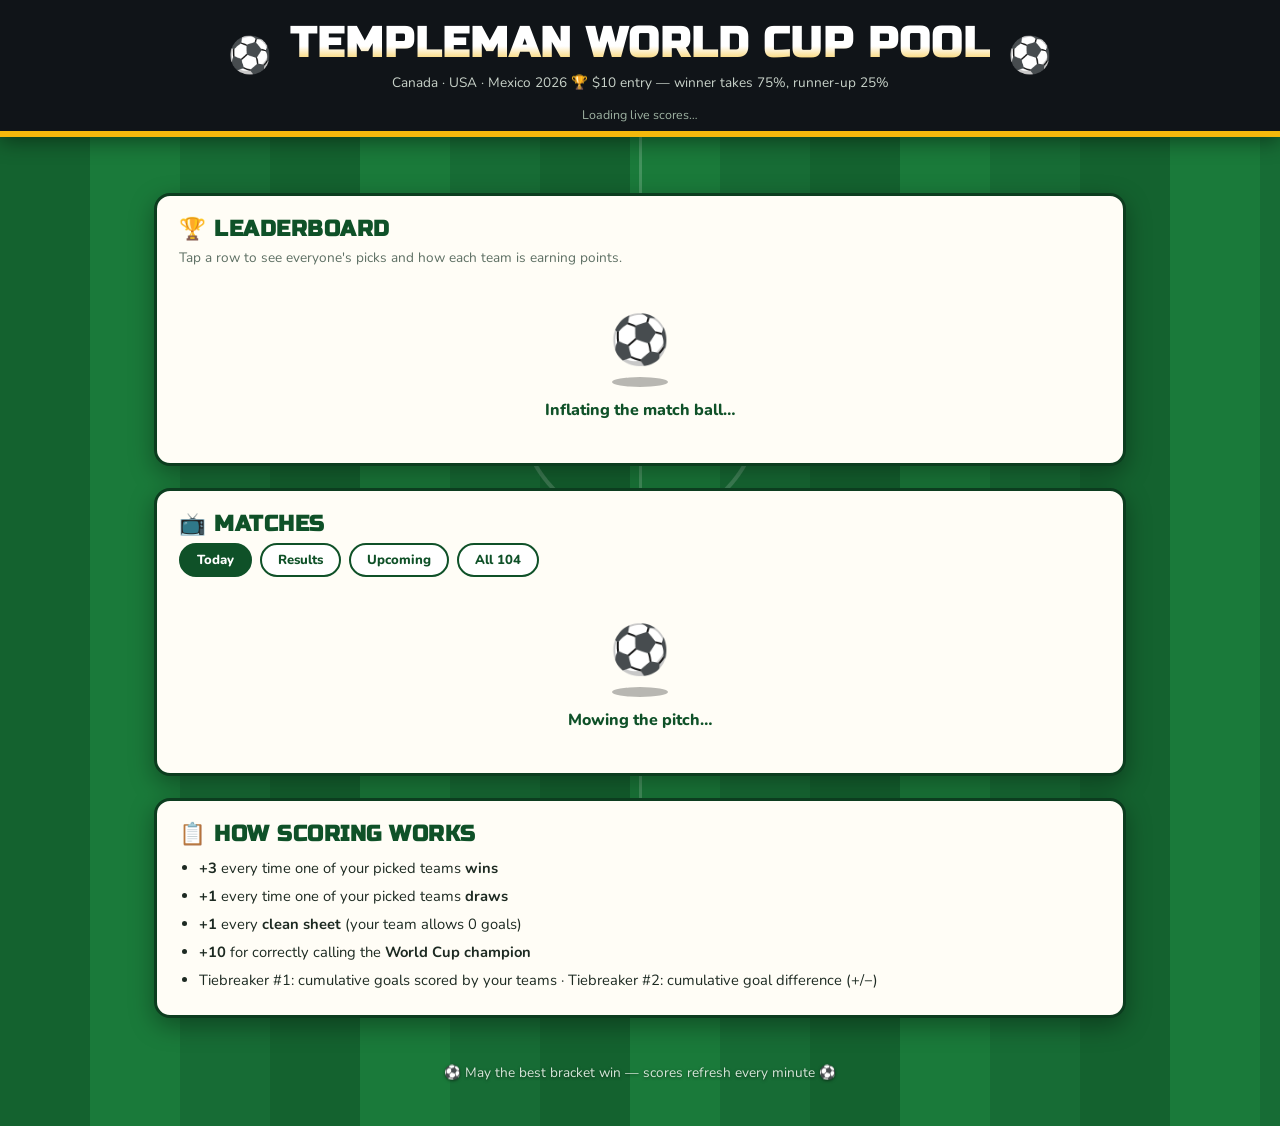
<file: index.html>
<!DOCTYPE html>
<html lang="en">
<head>
  <meta charset="UTF-8" />
  <meta name="viewport" content="width=device-width, initial-scale=1.0" />
  <title>Templeman World Cup Pool 2026</title>
  <link rel="icon" href="data:image/svg+xml,<svg xmlns=%22http://www.w3.org/2000/svg%22 viewBox=%220 0 100 100%22><text y=%22.9em%22 font-size=%2290%22>⚽</text></svg>" />
  <link rel="preconnect" href="https://fonts.googleapis.com" />
  <link href="https://fonts.googleapis.com/css2?family=Russo+One&family=Nunito:wght@400;700;800&display=swap" rel="stylesheet" />
  <link rel="stylesheet" href="style.css" />
</head>
<body>
  <div class="pitch-lines" aria-hidden="true"></div>

  <header class="scoreboard">
    <div class="scoreboard-inner">
      <a class="secret-ball" href="sidepool.html" aria-label="Shhh"><span class="ball spin"><span class="ball-emoji">⚽</span><img class="ball-face" src="images/mbappe-head.png" alt=""></span></a>
      <div class="title-block">
        <h1>Templeman World Cup Pool</h1>
        <p class="subtitle">Canada · USA · Mexico 2026 🏆 $10 entry — winner takes 75%, runner-up 25%</p>
      </div>
      <a class="secret-ball" href="sidepool.html" aria-label="Shhh"><span class="ball spin-rev"><span class="ball-emoji">⚽</span><img class="ball-face" src="images/mbappe-head.png" alt=""></span></a>
    </div>
    <div class="status-bar">
      <span id="updateStatus">Loading live scores…</span>
    </div>
  </header>

  <main>
    <section id="liveStrip" class="live-strip" hidden></section>

    <section class="card leaderboard-card">
      <h2><span class="emoji">🏆</span> Leaderboard</h2>
      <p class="hint">Tap a row to see everyone's picks and how each team is earning points.</p>
      <div id="leaderboard">
        <div class="loader">
          <span class="loader-ball">⚽</span>
          <div class="loader-shadow"></div>
          <p class="loader-text">Inflating the match ball…</p>
        </div>
      </div>
    </section>

    <section class="card matches-card">
      <h2><span class="emoji">📺</span> Matches</h2>
      <nav class="filter-chips" id="matchFilters">
        <button data-filter="today" class="chip active">Today</button>
        <button data-filter="results" class="chip">Results</button>
        <button data-filter="upcoming" class="chip">Upcoming</button>
        <button data-filter="all" class="chip">All 104</button>
      </nav>
      <div id="matches">
        <div class="loader">
          <span class="loader-ball">⚽</span>
          <div class="loader-shadow"></div>
          <p class="loader-text">Mowing the pitch…</p>
        </div>
      </div>
    </section>

    <section class="card rules-card">
      <h2><span class="emoji">📋</span> How scoring works</h2>
      <ul class="rules-list">
        <li><strong>+3</strong> every time one of your picked teams <strong>wins</strong></li>
        <li><strong>+1</strong> every time one of your picked teams <strong>draws</strong></li>
        <li><strong>+1</strong> every <strong>clean sheet</strong> (your team allows 0 goals)</li>
        <li><strong>+10</strong> for correctly calling the <strong>World Cup champion</strong></li>
        <li>Tiebreaker #1: cumulative goals scored by your teams · Tiebreaker #2: cumulative goal difference (+/−)</li>
      </ul>
    </section>
  </main>

  <footer>
    <p>⚽ May the best bracket win — scores refresh every minute ⚽</p>
  </footer>

  <div id="goalOverlay" hidden></div>

  <script src="teams.js"></script>
  <script src="picks.js"></script>
  <script src="app.js"></script>
</body>
</html>
</file>
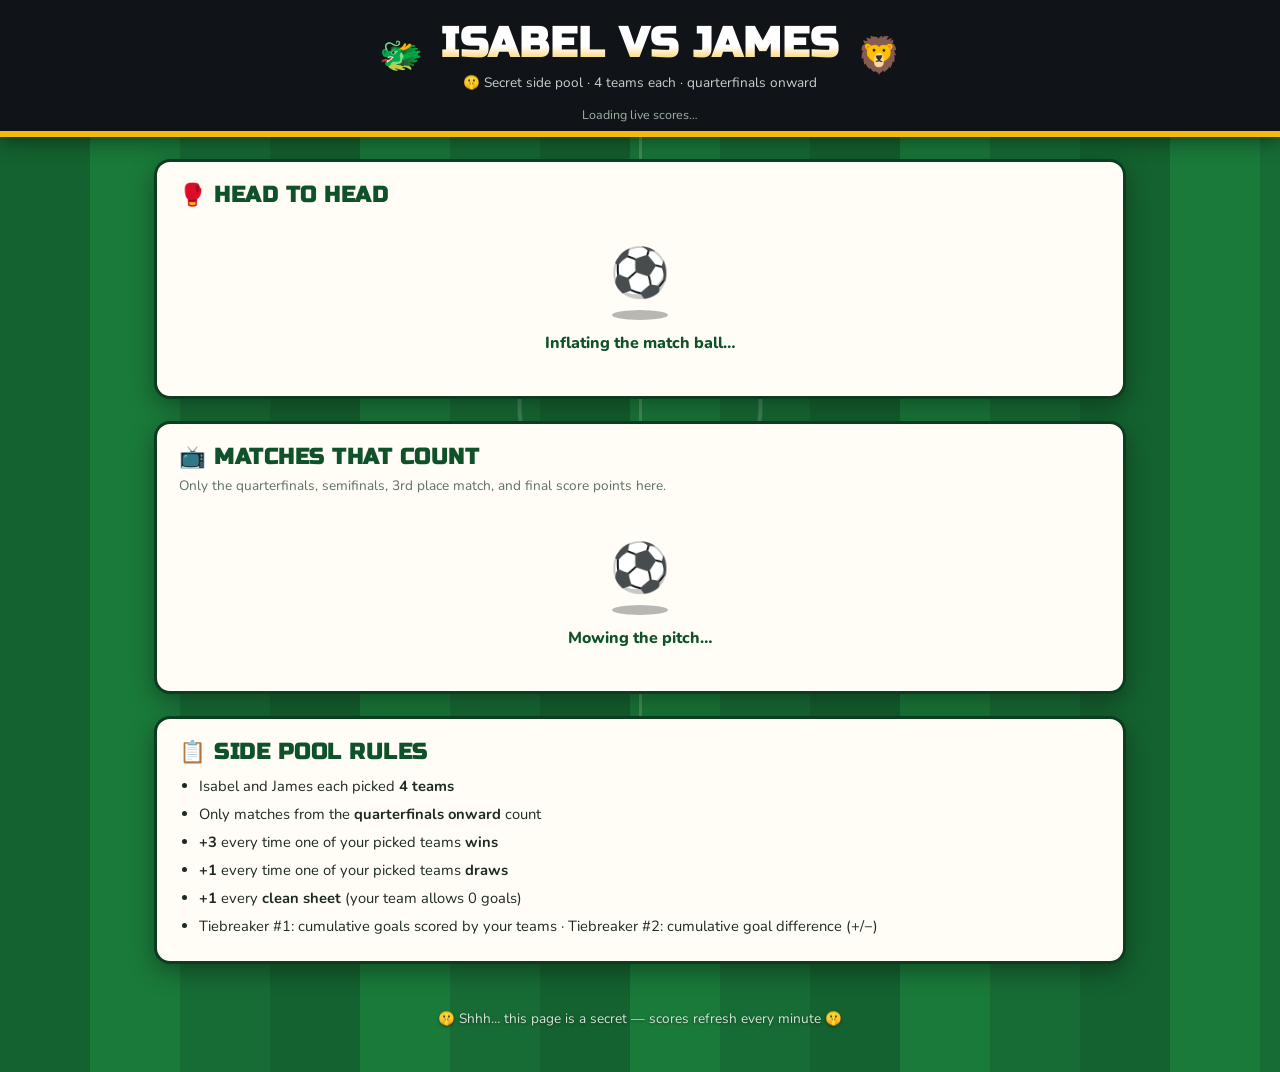
<file: sidepool.html>
<!DOCTYPE html>
<html lang="en">
<head>
  <meta charset="UTF-8" />
  <meta name="viewport" content="width=device-width, initial-scale=1.0" />
  <title>Isabel vs James — Secret Side Pool</title>
  <link rel="icon" href="data:image/svg+xml,<svg xmlns=%22http://www.w3.org/2000/svg%22 viewBox=%220 0 100 100%22><text y=%22.9em%22 font-size=%2290%22>🤫</text></svg>" />
  <link rel="preconnect" href="https://fonts.googleapis.com" />
  <link href="https://fonts.googleapis.com/css2?family=Russo+One&family=Nunito:wght@400;700;800&display=swap" rel="stylesheet" />
  <link rel="stylesheet" href="style.css" />
</head>
<body>
  <div class="pitch-lines" aria-hidden="true"></div>

  <header class="scoreboard">
    <div class="scoreboard-inner">
      <a class="secret-ball" href="index.html" aria-label="Back to the main pool"><span class="ball wiggle"><span class="ball-emoji">🐲</span></span></a>
      <div class="title-block">
        <h1>Isabel vs James</h1>
        <p class="subtitle">🤫 Secret side pool · 4 teams each · quarterfinals onward</p>
      </div>
      <a class="secret-ball" href="index.html" aria-label="Back to the main pool"><span class="ball wiggle-rev"><span class="ball-emoji">🦁</span></span></a>
    </div>
    <div class="status-bar">
      <span id="updateStatus">Loading live scores…</span>
    </div>
  </header>

  <main>
    <section class="card versus-card">
      <h2><span class="emoji">🥊</span> <span class="head-trigger" data-head="haaland">Head</span> to <span class="head-trigger" data-head="yamal">head</span></h2>
      <div id="versus">
        <div class="loader">
          <span class="loader-ball">⚽</span>
          <div class="loader-shadow"></div>
          <p class="loader-text">Inflating the match ball…</p>
        </div>
      </div>
    </section>

    <section class="card matches-card">
      <h2><span class="emoji">📺</span> Matches that count</h2>
      <p class="hint">Only the quarterfinals, semifinals, 3rd place match, and final score points here.</p>
      <div id="matches">
        <div class="loader">
          <span class="loader-ball">⚽</span>
          <div class="loader-shadow"></div>
          <p class="loader-text">Mowing the pitch…</p>
        </div>
      </div>
    </section>

    <section class="card rules-card">
      <h2><span class="emoji">📋</span> Side pool rules</h2>
      <ul class="rules-list">
        <li>Isabel and James each picked <strong>4 teams</strong></li>
        <li>Only matches from the <strong>quarterfinals onward</strong> count</li>
        <li><strong>+3</strong> every time one of your picked teams <strong>wins</strong></li>
        <li><strong>+1</strong> every time one of your picked teams <strong>draws</strong></li>
        <li><strong>+1</strong> every <strong>clean sheet</strong> (your team allows 0 goals)</li>
        <li>Tiebreaker #1: cumulative goals scored by your teams · Tiebreaker #2: cumulative goal difference (+/−)</li>
      </ul>
    </section>
  </main>

  <footer>
    <p>🤫 Shhh… this page is a secret — scores refresh every minute 🤫</p>
  </footer>

  <script src="teams.js"></script>
  <script src="sidepool.js"></script>
</body>
</html>
</file>
<file: style.css>
/* ⚽ Templeman World Cup Pool — soccer-pitch theme */

/* Registered so the theme colours can transition smoothly (Mbappé mode) */
@property --grass-dark { syntax: '<color>'; inherits: true; initial-value: #14622f; }
@property --grass-darker { syntax: '<color>'; inherits: true; initial-value: #0f5128; }
@property --grass-light { syntax: '<color>'; inherits: true; initial-value: #1a7a3a; }
@property --grass-mid { syntax: '<color>'; inherits: true; initial-value: #176c35; }
@property --accent { syntax: '<color>'; inherits: true; initial-value: #0b8a3e; }

:root {
  --grass-dark: #14622f;
  --grass-darker: #0f5128;
  --grass-light: #1a7a3a;
  --grass-mid: #176c35;
  --line-white: rgba(255, 255, 255, 0.85);
  --card-bg: #fffdf6;
  --ink: #1d2a22;
  --gold: #f5b80c;
  --silver: #b9c4cc;
  --bronze: #cd7f32;
  --live-red: #e63946;
  --accent: #0b8a3e;
}

* { box-sizing: border-box; }

body {
  margin: 0;
  font-family: 'Nunito', system-ui, -apple-system, sans-serif;
  color: var(--ink);
  /* mowed-grass stripes */
  background: repeating-linear-gradient(
    90deg,
    var(--grass-dark) 0px,
    var(--grass-dark) 90px,
    var(--grass-light) 90px,
    var(--grass-light) 180px,
    var(--grass-mid) 180px,
    var(--grass-mid) 270px
  );
  min-height: 100vh;
}

/* faint pitch markings overlaid on the grass */
.pitch-lines {
  position: fixed;
  inset: 0;
  pointer-events: none;
  background:
    radial-gradient(circle at 50% 45%, transparent 118px, rgba(255,255,255,0.18) 119px, rgba(255,255,255,0.18) 122px, transparent 123px),
    linear-gradient(rgba(255,255,255,0.18), rgba(255,255,255,0.18)) 50% 0 / 3px 100% no-repeat;
  z-index: 0;
}

main, header, footer { position: relative; z-index: 1; }

/* ---------- Scoreboard header ---------- */
.scoreboard {
  background: #101418;
  color: #fff;
  border-bottom: 6px solid var(--gold);
  box-shadow: 0 4px 20px rgba(0, 0, 0, 0.45);
}

.scoreboard-inner {
  max-width: 1000px;
  margin: 0 auto;
  padding: 18px 16px 10px;
  display: flex;
  align-items: center;
  justify-content: center;
  gap: 18px;
}

.title-block { text-align: center; }

h1 {
  font-family: 'Russo One', sans-serif;
  font-size: clamp(1.5rem, 5vw, 2.6rem);
  margin: 0;
  letter-spacing: 1px;
  text-transform: uppercase;
  background: linear-gradient(180deg, #fff 55%, var(--gold));
  -webkit-background-clip: text;
  background-clip: text;
  -webkit-text-fill-color: transparent;
}

.subtitle {
  margin: 4px 0 0;
  font-size: 0.85rem;
  color: #c8d2c9;
}

.ball { font-size: 2.2rem; }
.spin { animation: spin 14s linear infinite; display: inline-block; }
.spin-rev { animation: spin 14s linear infinite reverse; display: inline-block; }
@keyframes spin { to { transform: rotate(360deg); } }

.ball-face { display: none; width: 2.9rem; vertical-align: middle; }

/* ---------- Mbappé mode (Ryan's picks open) ---------- */
/* Kylian replaces the balls and shakes his head; the pitch fades to bleu-blanc-rouge. */

body { transition: --grass-dark 0.9s ease, --grass-darker 0.9s ease, --grass-light 0.9s ease, --grass-mid 0.9s ease, --accent 0.9s ease; }

/* tricolore pitch: blue, white, red stripes */
body.mbappe-mode {
  --grass-dark: #0d4fa3;
  --grass-darker: #08376f;
  --grass-light: #f2f5fa;
  --grass-mid: #ef4135;
  --accent: #ef4135;
}

.card { transition: border-color 0.9s ease; }
.mbappe-mode .card { border-color: #062a55; }

.scoreboard { transition: background-color 0.9s ease; }
.subtitle, .status-bar { transition: color 0.9s ease; }

.mbappe-mode .scoreboard {
  background: #0b2d5e;
  border-image: linear-gradient(90deg, #0d4fa3 0 33.3%, #f2f5fa 33.3% 66.6%, #ef4135 66.6% 100%) 1;
}
.mbappe-mode .subtitle { color: #c9d9f2; }
.mbappe-mode .status-bar { color: #9fb6dc; }

.mbappe-mode .ball-emoji { display: none; }
.mbappe-mode .ball-face { display: inline-block; }
.mbappe-mode .spin,
.mbappe-mode .spin-rev { animation: headShake 1.8s ease-in-out infinite; }
.mbappe-mode .spin-rev { animation-delay: -0.9s; }

@keyframes headShake {
  0%, 100% { transform: rotate(-16deg); }
  50% { transform: rotate(16deg); }
}

/* Mbappé mode also rains heads (spawned from app.js setHeadRain). */
.head-rain {
  position: fixed;
  inset: 0;
  z-index: 50;
  pointer-events: none;
  overflow: hidden;
}

.head-drop {
  position: absolute;
  top: -60px;
  filter: drop-shadow(0 2px 4px rgba(0, 0, 0, 0.35));
  animation-name: headRainFall;
  animation-timing-function: linear;
  animation-fill-mode: forwards;
}

@keyframes headRainFall {
  0% { transform: translateY(0) rotate(0deg); }
  100% { transform: translateY(115vh) rotate(540deg); }
}

/* The two "Head" words in "Head to head" secretly rain strikers when tapped. */
.head-trigger { cursor: pointer; }
.head-trigger:hover { text-shadow: 0 0 12px rgba(245, 184, 12, 0.7); }

.status-bar {
  text-align: center;
  font-size: 0.78rem;
  color: #9fb3a3;
  padding: 4px 0 8px;
}

/* ---------- Layout ---------- */
main {
  max-width: 1000px;
  margin: 22px auto;
  padding: 0 14px;
  display: flex;
  flex-direction: column;
  gap: 22px;
}

.card {
  background: var(--card-bg);
  border-radius: 16px;
  padding: 20px 22px;
  box-shadow: 0 8px 24px rgba(0, 0, 0, 0.35);
  border: 3px solid #0c3d1f;
}

.card h2 {
  font-family: 'Russo One', sans-serif;
  margin: 0 0 6px;
  font-size: 1.35rem;
  color: var(--grass-darker);
  text-transform: uppercase;
  letter-spacing: 0.5px;
}

.hint { margin: 0 0 14px; font-size: 0.85rem; color: #5d6f63; }

/* ---------- Live strip ---------- */
.live-strip {
  display: flex;
  gap: 12px;
  overflow-x: auto;
  padding: 4px 2px 8px;
}

.live-card {
  flex: 0 0 auto;
  background: #101418;
  color: #fff;
  border-radius: 12px;
  padding: 10px 14px;
  min-width: 215px;
  border: 2px solid var(--live-red);
  box-shadow: 0 0 14px rgba(230, 57, 70, 0.5);
}

.live-badge {
  display: inline-block;
  background: var(--live-red);
  color: #fff;
  font-weight: 800;
  font-size: 0.68rem;
  padding: 2px 8px;
  border-radius: 99px;
  letter-spacing: 1px;
  animation: pulse 1.4s ease-in-out infinite;
}

@keyframes pulse { 50% { opacity: 0.45; } }

.live-card .teams { margin-top: 6px; font-weight: 800; font-size: 0.95rem; }
.live-card .minute { color: var(--gold); font-size: 0.8rem; margin-top: 2px; }

/* ---------- Leaderboard ---------- */
.lb-table { width: 100%; border-collapse: collapse; }

.lb-row {
  cursor: pointer;
  border-radius: 12px;
  transition: transform 0.12s ease;
}
.lb-row:hover { transform: scale(1.01); }

.lb-row td {
  background: #f1f7ee;
  padding: 12px 10px;
  border-top: 8px solid var(--card-bg);
  vertical-align: middle;
  text-align: center;
}
.lb-row td:first-child { border-radius: 12px 0 0 12px; width: 56px; }
.lb-row td:last-child { border-radius: 0 12px 12px 0; }

.lb-row.rank-1 td { background: linear-gradient(90deg, #fff3c4, #ffe89a); border-bottom: 2px solid var(--gold); }
.lb-row.rank-2 td { background: linear-gradient(90deg, #eef2f5, #dde5ea); }
.lb-row.rank-3 td { background: linear-gradient(90deg, #f7e8d8, #f0d9bf); }

.rank-medal { font-size: 1.5rem; }
.rank-num { font-family: 'Russo One', sans-serif; font-size: 1.1rem; color: #5d6f63; }
.tie-tag {
  display: block;
  font-family: 'Russo One', sans-serif;
  font-size: 0.5rem;
  letter-spacing: 0.5px;
  color: #5d6f63;
  margin-top: -2px;
}

.entrant-name { font-weight: 800; font-size: 1.05rem; }
.entrant-team {
  font-size: 0.8rem;
  color: var(--accent);
  font-style: italic;
}

/* subtle "their team is playing right now" note */
.lb-live {
  font-size: 0.7rem;
  font-weight: 800;
  color: var(--live-red);
  margin-top: 3px;
}

.live-dot {
  display: inline-block;
  color: var(--live-red);
  font-size: 0.85em;
  animation: pulse 1.4s ease-in-out infinite;
}

.pts-big {
  font-family: 'Russo One', sans-serif;
  font-size: 1.5rem;
  color: var(--grass-darker);
  white-space: nowrap;
}
.pts-label { font-size: 0.65rem; color: #5d6f63; display: block; text-transform: uppercase; }

.breakdown { font-size: 0.78rem; color: #495a4f; white-space: nowrap; }
.breakdown b { color: var(--ink); }

.champ-chip {
  display: inline-flex;
  align-items: center;
  gap: 5px;
  font-size: 0.78rem;
  background: #e8f5e9;
  border: 1px solid #bcd9c0;
  padding: 2px 9px;
  border-radius: 99px;
  font-weight: 700;
}
.champ-chip.hit { background: #fff3c4; border-color: var(--gold); }
.champ-chip img { width: 18px; border-radius: 2px; }

/* expanded picks panel */
.detail-row td {
  background: #fbfaf3;
  border-top: 0;
  padding: 14px;
  border-radius: 0 0 12px 12px;
}

.picks-grid {
  display: grid;
  grid-template-columns: repeat(auto-fill, minmax(150px, 1fr));
  gap: 10px;
}

.pick-group { background: #fff; border: 2px solid #dde8dc; border-radius: 10px; padding: 8px 10px; }
.pick-group h4 {
  margin: 0 0 6px;
  font-size: 0.72rem;
  text-transform: uppercase;
  letter-spacing: 1px;
  color: #5d6f63;
}

.pick-team {
  display: flex;
  align-items: center;
  gap: 7px;
  font-size: 0.85rem;
  font-weight: 700;
  padding: 3px 0;
}
.pick-team img { width: 22px; border-radius: 2px; box-shadow: 0 0 3px rgba(0,0,0,0.3); }
.pick-team .tpts { margin-left: auto; font-family: 'Russo One', sans-serif; color: var(--accent); font-size: 0.85rem; }
.pick-team .record { font-size: 0.68rem; color: #7c8d81; font-weight: 400; }
.pick-team.out img,
.pick-team.out .tname { opacity: 0.45; }

/* Hidden on desktop: the tiebreak already appears in the breakdown-cell. */
.picks-tiebreak {
  margin-top: 10px;
  padding-top: 10px;
  border-top: 1px dashed #d4ddca;
  display: none;
  flex-wrap: wrap;
  gap: 4px 16px;
  font-size: 0.78rem;
  color: #495a4f;
}
.picks-tiebreak b { color: var(--ink); }
.picks-tiebreak .tb-label {
  text-transform: uppercase;
  letter-spacing: 1px;
  font-size: 0.68rem;
  font-weight: 700;
  color: #5d6f63;
  margin-right: 2px;
}

/* ---------- Matches ---------- */
.filter-chips { display: flex; gap: 8px; margin-bottom: 14px; flex-wrap: wrap; }

.chip {
  font-family: 'Nunito', sans-serif;
  font-weight: 800;
  font-size: 0.82rem;
  border: 2px solid var(--grass-darker);
  background: #fff;
  color: var(--grass-darker);
  border-radius: 99px;
  padding: 6px 16px;
  cursor: pointer;
}
.chip.active { background: var(--grass-darker); color: #fff; }

.date-head {
  font-family: 'Russo One', sans-serif;
  font-size: 0.85rem;
  color: var(--grass-darker);
  margin: 16px 0 8px;
  text-transform: uppercase;
  border-bottom: 2px dashed #bcd9c0;
  padding-bottom: 4px;
}

.match-row {
  display: grid;
  grid-template-columns: 1fr auto 1fr auto;
  align-items: center;
  gap: 10px;
  padding: 7px 10px;
  border-radius: 10px;
  cursor: pointer;
  transition: transform 0.12s ease;
}
.match-row:hover { transform: scale(1.015); }
.match-item:nth-child(even) .match-row { background: #f1f7ee; }
.match-item.open .match-row { background: #e7f1e4; }

.match-caret {
  display: inline-block;
  margin-left: 5px;
  font-size: 0.6rem;
  color: #9aa9a0;
  transition: transform 0.2s ease;
}
.match-item.open .match-caret { transform: rotate(180deg); }

.match-detail {
  margin: 2px 4px 8px;
  padding: 11px;
  background: #eef5ec;
  border-radius: 10px;
  animation: detailIn 0.25s ease;
}
@keyframes detailIn {
  from { opacity: 0; transform: translateY(-5px); }
  to { opacity: 1; transform: none; }
}
.match-detail-inner { display: grid; grid-template-columns: 1fr 1fr; gap: 11px; }
.md-side { background: #fff; border-radius: 9px; padding: 10px; }
.md-team { display: flex; align-items: center; gap: 7px; font-weight: 800; font-size: 0.9rem; }
.md-team img { width: 22px; border-radius: 2px; box-shadow: 0 0 3px rgba(0,0,0,0.3); flex-shrink: 0; }
.md-name { flex: 1; min-width: 0; overflow-wrap: anywhere; }
.md-pts {
  font-family: 'Russo One', sans-serif;
  background: #dde8dc;
  color: #44544a;
  border-radius: 6px;
  padding: 2px 8px;
  font-size: 0.82rem;
  flex-shrink: 0;
}
.md-pts.pos { background: var(--accent); color: #fff; }
.md-pts.none { background: #eceee9; color: #9aa9a0; }
.md-breakdown { font-size: 0.68rem; color: #7c8d81; margin: 5px 0 9px; }
.md-fans { display: flex; flex-direction: column; gap: 6px; }
.md-fan { display: flex; align-items: center; gap: 6px; font-size: 0.8rem; }
.md-fan-name { font-weight: 700; flex-shrink: 0; }
.md-fan-team { color: #8a9a8e; font-size: 0.7rem; flex: 1; min-width: 0; overflow-wrap: anywhere; }
.md-none { font-size: 0.76rem; color: #9aa9a0; }

.match-team { display: flex; align-items: center; gap: 8px; font-weight: 700; font-size: 0.9rem; min-width: 0; overflow-wrap: anywhere; }
.match-team.home { justify-content: flex-end; text-align: right; }
.match-team img { flex-shrink: 0; }
.match-team img { width: 24px; border-radius: 2px; box-shadow: 0 0 3px rgba(0,0,0,0.3); }
.match-team.picked-any { color: var(--accent); }

.match-score {
  font-family: 'Russo One', sans-serif;
  font-size: 1rem;
  background: #101418;
  color: #fff;
  border-radius: 8px;
  padding: 3px 10px;
  min-width: 64px;
  text-align: center;
}
.match-score.upcoming { background: #dde8dc; color: #44544a; font-size: 0.78rem; }
.match-score.live { background: var(--live-red); }

.match-meta { font-size: 0.7rem; color: #7c8d81; text-align: right; min-width: 70px; }

/* ---------- Loading animations ---------- */

.loader { text-align: center; padding: 26px 0 22px; }

.loader-ball {
  display: inline-block;
  font-size: 3rem;
  animation: loaderBounce 0.85s cubic-bezier(0.35, 0, 0.65, 1) infinite;
}

@keyframes loaderBounce {
  0%, 100% { transform: translateY(0) rotate(0deg) scale(1.12, 0.85); }
  15% { transform: translateY(-8px) rotate(40deg) scale(1, 1); }
  50% { transform: translateY(-48px) rotate(180deg) scale(1, 1); }
  85% { transform: translateY(-8px) rotate(320deg) scale(1, 1); }
}

.loader-shadow {
  width: 56px;
  height: 10px;
  margin: 4px auto 12px;
  border-radius: 50%;
  background: rgba(0, 0, 0, 0.28);
  animation: loaderShadow 0.85s cubic-bezier(0.35, 0, 0.65, 1) infinite;
}

@keyframes loaderShadow {
  0%, 100% { transform: scale(1); opacity: 0.45; }
  50% { transform: scale(0.45); opacity: 0.15; }
}

.loader-text {
  margin: 0;
  font-weight: 800;
  color: var(--grass-darker);
  animation: loaderTextPulse 1.4s ease-in-out infinite;
}

@keyframes loaderTextPulse { 50% { opacity: 0.55; } }

/* cards pop in when the page first opens */
main > section.card { animation: cardIn 0.55s ease backwards; }
main > section.card:nth-of-type(2) { animation-delay: 0.1s; }
main > section.card:nth-of-type(3) { animation-delay: 0.2s; }
main > section.card:nth-of-type(4) { animation-delay: 0.3s; }

@keyframes cardIn {
  from { opacity: 0; transform: translateY(26px) scale(0.97); }
  to { opacity: 1; transform: none; }
}

/* rows slide in staggered on the first data render (delays set inline) */
.animate-in .lb-row { animation: rowIn 0.45s ease backwards; }
.animate-in .match-row { animation: rowIn 0.4s ease backwards; }

@keyframes rowIn {
  from { opacity: 0; transform: translateX(-22px); }
  to { opacity: 1; transform: none; }
}

/* flash when a leaderboard position changes (rows also glide via FLIP in JS) */
.lb-row.moved-up td { animation: flashUp 1.5s ease; }
.lb-row.moved-down td { animation: flashDown 1.5s ease; }

@keyframes flashUp {
  15%, 55% { filter: brightness(1.22) saturate(1.6); }
}

@keyframes flashDown {
  15%, 55% { filter: brightness(0.9) saturate(0.5); }
}

/* ---------- GOOOAL! celebration overlay ---------- */

#goalOverlay {
  position: fixed;
  inset: 0;
  z-index: 60;
  pointer-events: none;
  overflow: hidden;
}

.goal-celebration {
  position: absolute;
  inset: 0;
  display: flex;
  flex-direction: column;
  align-items: center;
  justify-content: center;
  gap: 10px;
  animation: goalFade 7s ease forwards;
  background: radial-gradient(ellipse at center, rgba(8, 24, 12, 0.78), rgba(8, 24, 12, 0.35));
}

@keyframes goalFade {
  0% { opacity: 0; }
  6%, 88% { opacity: 1; }
  100% { opacity: 0; }
}

.goal-word {
  font-family: 'Russo One', sans-serif;
  font-size: clamp(3rem, 14vw, 7.5rem);
  letter-spacing: 3px;
  background: linear-gradient(180deg, #fff 30%, var(--gold));
  -webkit-background-clip: text;
  background-clip: text;
  -webkit-text-fill-color: transparent;
  filter: drop-shadow(0 4px 0 #8a6803) drop-shadow(0 8px 22px rgba(0, 0, 0, 0.6));
  animation: goalPop 0.7s cubic-bezier(0.18, 1.6, 0.4, 1) backwards, goalWiggle 0.6s ease 0.8s 3;
}

@keyframes goalPop {
  from { transform: scale(0) rotate(-10deg); }
  to { transform: scale(1) rotate(0deg); }
}

@keyframes goalWiggle {
  25% { transform: rotate(-2.5deg) scale(1.03); }
  75% { transform: rotate(2.5deg) scale(1.03); }
}

.goal-team {
  display: flex;
  align-items: center;
  gap: 12px;
  font-family: 'Russo One', sans-serif;
  font-size: clamp(1.4rem, 5vw, 2.4rem);
  color: #fff;
  text-shadow: 0 2px 10px rgba(0, 0, 0, 0.7);
  animation: goalPop 0.6s cubic-bezier(0.18, 1.6, 0.4, 1) 0.25s backwards;
}
.goal-team img { border-radius: 4px; box-shadow: 0 0 12px rgba(0, 0, 0, 0.6); }

.goal-score {
  font-weight: 800;
  font-size: clamp(1rem, 3.5vw, 1.4rem);
  color: var(--gold);
  text-shadow: 0 2px 8px rgba(0, 0, 0, 0.7);
  animation: goalPop 0.6s cubic-bezier(0.18, 1.6, 0.4, 1) 0.4s backwards;
}

.goal-picked {
  font-weight: 800;
  font-size: clamp(0.95rem, 3vw, 1.25rem);
  color: #fff;
  background: var(--accent);
  padding: 6px 18px;
  border-radius: 99px;
  box-shadow: 0 4px 14px rgba(0, 0, 0, 0.5);
  animation: goalPop 0.6s cubic-bezier(0.18, 1.6, 0.4, 1) 0.55s backwards;
}

.confetti-piece {
  position: absolute;
  top: -24px;
  width: 11px;
  height: 17px;
  border-radius: 2px;
  opacity: 0;
  animation-name: confettiFall;
  animation-timing-function: linear;
  animation-fill-mode: forwards;
}

@keyframes confettiFall {
  0% { opacity: 1; transform: translateY(0) rotate(0deg); }
  85% { opacity: 1; }
  100% { opacity: 0; transform: translateY(108vh) rotate(660deg); }
}

@media (prefers-reduced-motion: reduce) {
  .goal-celebration, .goal-word, .goal-team, .goal-score, .goal-picked { animation: none; }
  .confetti-piece, .head-drop { display: none; }

  .loader-ball, .loader-shadow, .loader-text, .spin, .spin-rev, .wiggle, .wiggle-rev,
  .mbappe-mode .spin, .mbappe-mode .spin-rev,
  main > section.card, .animate-in .lb-row, .animate-in .match-row,
  .match-detail, .match-caret,
  .lb-row.moved-up td, .lb-row.moved-down td { animation: none; }
  .match-caret { transition: none; }
  .lb-row { transition: none !important; }
}

/* ---------- Secret side pool (sidepool.html) ---------- */
/* The header ball secretly links between the main page and the side pool. */
.secret-ball { text-decoration: none; color: inherit; cursor: pointer; }

/* the side pool's header mascots wiggle instead of spinning */
.wiggle,
.wiggle-rev { display: inline-block; animation: headShake 1.8s ease-in-out infinite; }
.wiggle-rev { animation-delay: -0.9s; }

.vs-grid {
  display: grid;
  grid-template-columns: 1fr auto 1fr;
  align-items: stretch;
  gap: 14px;
}

.vs-side {
  background: #f1f7ee;
  border: 3px solid #dde8dc;
  border-radius: 14px;
  padding: 16px;
  text-align: center;
}
.vs-side.leading {
  background: linear-gradient(180deg, #fff3c4, #ffe89a);
  border-color: var(--gold);
}

.vs-name { font-family: 'Russo One', sans-serif; font-size: 1.7rem; }

.vs-total {
  font-family: 'Russo One', sans-serif;
  font-size: 2.6rem;
  color: var(--grass-darker);
  margin: 4px 0 6px;
}

.vs-breakdown { font-size: 0.78rem; color: #495a4f; }
.vs-breakdown b { color: var(--ink); }

.vs-teams {
  margin-top: 12px;
  padding-top: 10px;
  border-top: 1px dashed #d4ddca;
  text-align: left;
}

.vs-badge {
  align-self: center;
  font-family: 'Russo One', sans-serif;
  font-size: 1.3rem;
  background: #101418;
  color: var(--gold);
  border-radius: 50%;
  width: 52px;
  height: 52px;
  display: flex;
  align-items: center;
  justify-content: center;
  box-shadow: 0 4px 12px rgba(0, 0, 0, 0.35);
}

.vs-tied {
  text-align: center;
  font-weight: 800;
  color: var(--grass-darker);
  margin: 12px 0 0;
}

.animate-in .vs-side { animation: cardIn 0.55s ease backwards; }
.animate-in .vs-side:last-child { animation-delay: 0.12s; }

.owner-chip {
  font-size: 0.8rem;
  font-weight: 800;
  background: #e8f5e9;
  border: 1px solid #bcd9c0;
  border-radius: 99px;
  padding: 1px 7px;
  margin: 0 6px;
  white-space: nowrap;
}

@media (max-width: 560px) {
  .vs-grid { grid-template-columns: 1fr; }
  .vs-badge { justify-self: center; width: 44px; height: 44px; font-size: 1.05rem; }
  .owner-chip { display: block; width: fit-content; margin: 2px 0 0 auto; }
  .match-team:not(.home) .owner-chip { margin-left: 0; }
}

/* ---------- Rules / footer ---------- */
.rules-list { margin: 8px 0 0; padding-left: 20px; line-height: 1.9; font-size: 0.92rem; }

footer {
  text-align: center;
  color: #d7e6d9;
  font-size: 0.85rem;
  padding: 10px 0 30px;
  text-shadow: 0 1px 3px rgba(0,0,0,0.5);
}

.error-banner {
  background: #ffe3e3;
  border: 2px solid var(--live-red);
  color: #7a1f27;
  padding: 10px 14px;
  border-radius: 10px;
  font-weight: 700;
}

@media (max-width: 560px) {
  .breakdown-cell { display: none; }
  .picks-tiebreak { display: flex; }
  .card { padding: 14px; }

  /* On phones the four-across layout crams the round label into a column
     that squeezes the teams until their names break mid-word. Give the teams
     the full width and drop the round label onto its own line beneath them. */
  .match-row {
    grid-template-columns: 1fr auto 1fr;
    grid-template-areas:
      "home score away"
      "meta meta meta";
    gap: 5px 8px;
    padding: 9px 8px;
  }
  .match-team.home { grid-area: home; }
  .match-score { grid-area: score; }
  .match-team:not(.home) { grid-area: away; }
  .match-meta {
    grid-area: meta;
    min-width: 0;
    text-align: center;
    font-size: 0.66rem;
    letter-spacing: 0.04em;
    text-transform: uppercase;
  }
  /* Let whole words wrap to the next line, but never split a country name. */
  .match-team { font-size: 0.84rem; gap: 6px; overflow-wrap: normal; }
  .match-team img { width: 20px; }
  .match-score { min-width: 52px; padding: 3px 6px; }
  .match-score.upcoming { font-size: 0.72rem; }

  .match-detail-inner { gap: 7px; }
  .md-side { padding: 8px; }
  .md-team { font-size: 0.82rem; gap: 5px; }
  .md-fan { font-size: 0.75rem; }
}
</file>
